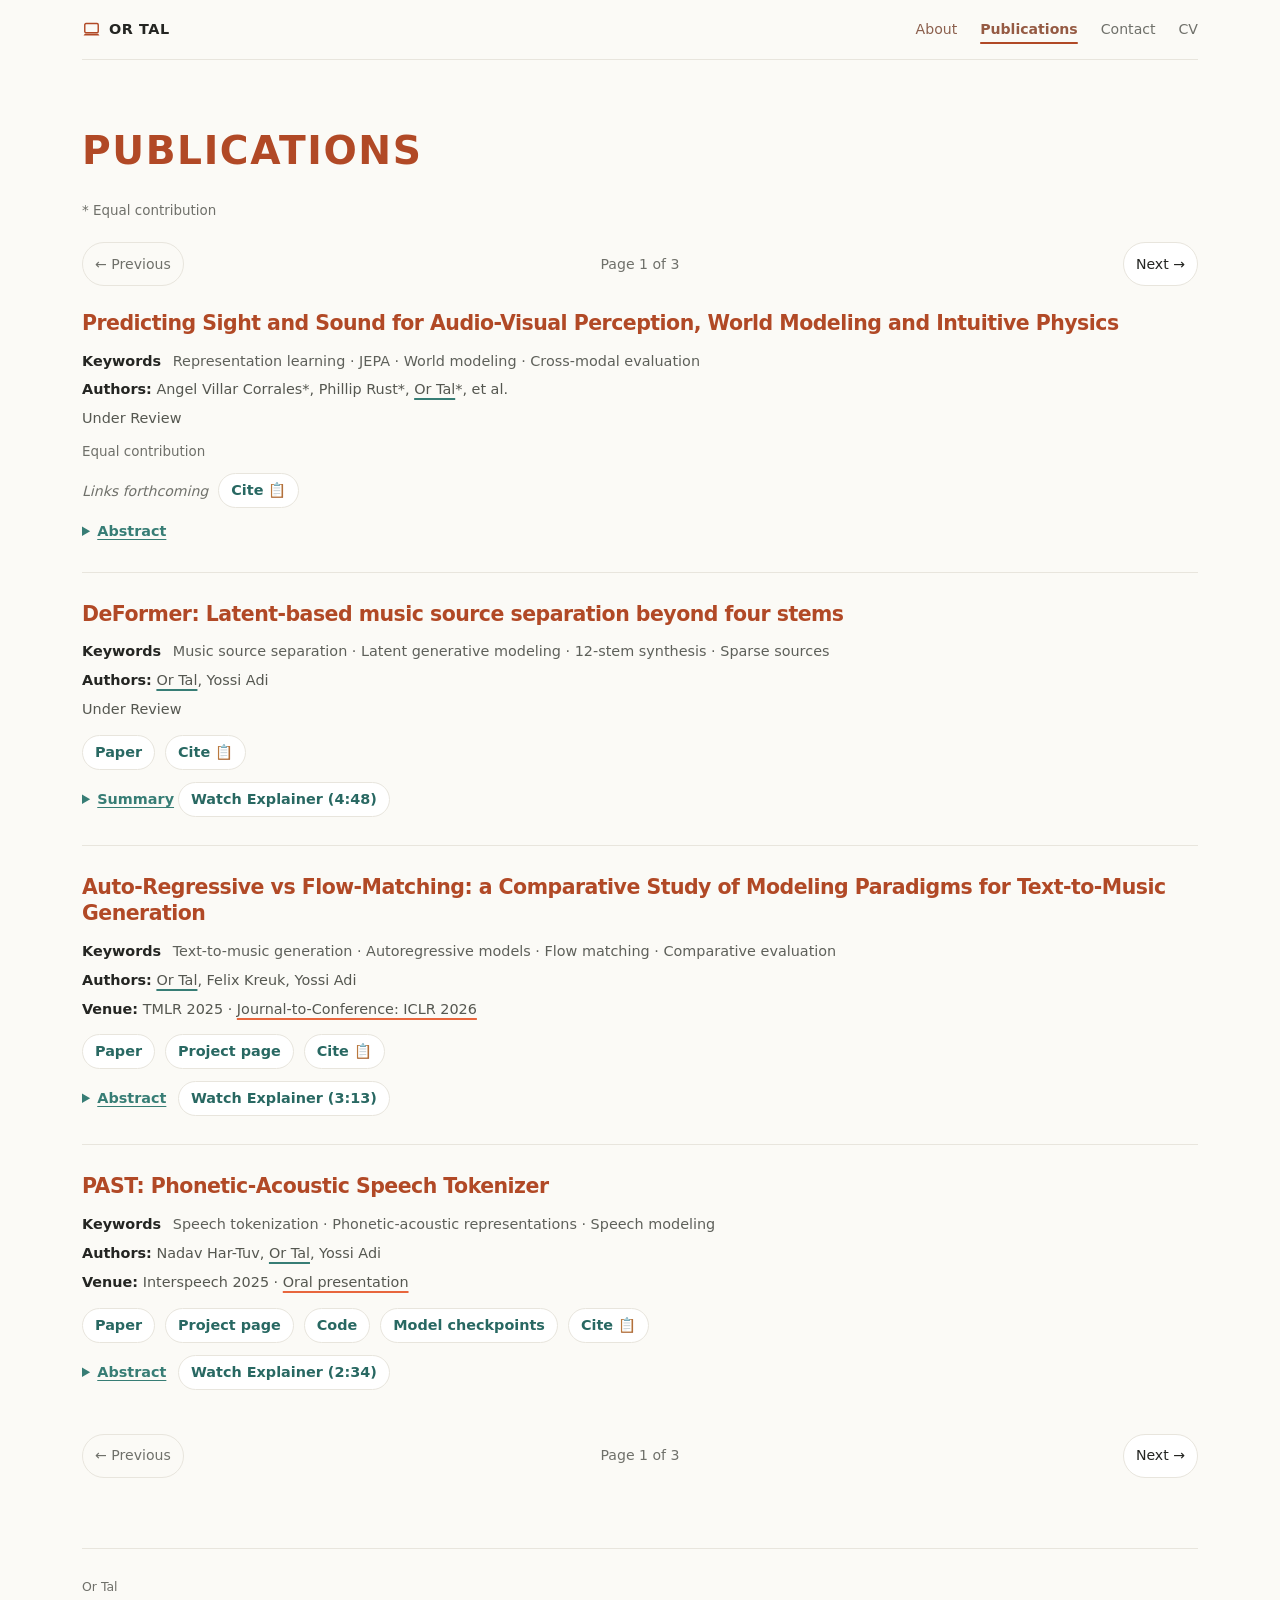
<file: publications.html>
<!doctype html>
<html lang="en">
<head>
<meta charset="utf-8">
<meta name="viewport" content="width=device-width, initial-scale=1">
<meta http-equiv="refresh" content="0; url=index.html#publications">
<title>Publications — Or Tal</title>
</head>
<body>
<a href="index.html#publications">View publications</a>
</body>
</html>
</file>
